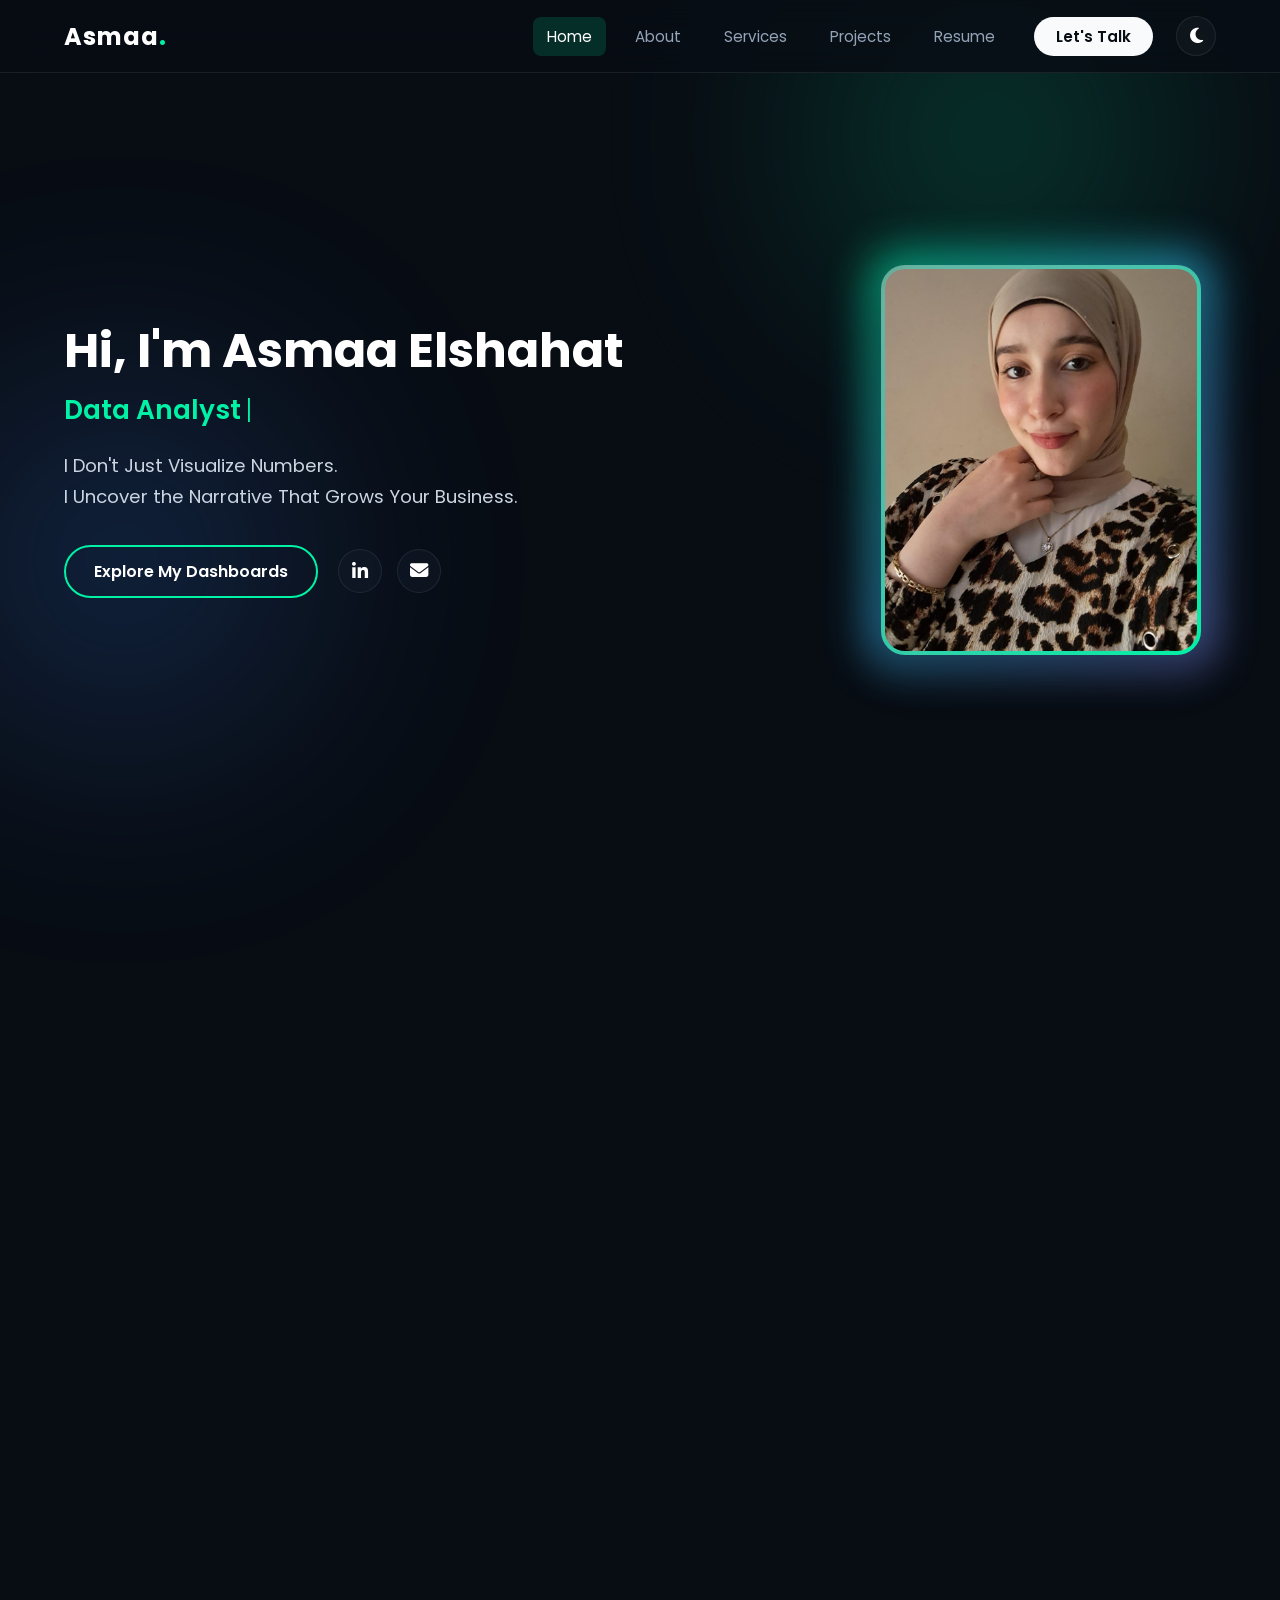
<file: index.html>
<!DOCTYPE html>
<html lang="en">
<head>
    <meta charset="UTF-8">
    <meta name="viewport" content="width=device-width, initial-scale=1.0">
    <title>Asmaa Elshahat | Data Analyst</title>
    <!-- خطوط جوجل -->
    <link href="https://fonts.googleapis.com/css2?family=Poppins:wght@300;400;500;600;700&display=swap" rel="stylesheet">
    <!-- الأيقونات -->
    <link rel="stylesheet" href="https://cdnjs.cloudflare.com/ajax/libs/font-awesome/6.4.0/css/all.min.css">
    <!-- مكتبة أنيميشن التمرير AOS -->
    <link rel="stylesheet" href="https://unpkg.com/aos@next/dist/aos.css" />
    <link rel="stylesheet" href="style.css">
</head>
<body>

    <!-- نقاط توهج خلفية لإضفاء بهجة وحيوية -->
    <div class="ambient-glow glow-1"></div>
    <div class="ambient-glow glow-2"></div>

    <!-- شريط التنقل العلوي -->
    <header class="navbar">
        <div class="nav-brand">Asmaa<span>.</span></div>
        <nav class="nav-links">
            <a href="#home" class="nav-link active">Home</a>
            <a href="#about" class="nav-link">About</a>
            <a href="#services" class="nav-link">Services</a>
            <a href="#projects" class="nav-link">Projects</a>
            <a href="#resume" class="nav-link">Resume</a>
            <!-- زرار Let's Talk -->
            <a href="#contact" class="lets-talk-btn">Let's Talk</a>
            <!-- زرار تبديل الوضع الليلي / النهاري -->
            <button id="theme-toggle" class="theme-toggle" aria-label="Toggle Theme">
                <i class="fas fa-moon" id="theme-icon"></i>
            </button>
        </nav>
    </header>

    <!-- 1. سكشن الواجهة (Home) بدون بوكس -->
    <section id="home" class="hero-section">
        <div class="hero-container">
            <div class="hero-content" data-aos="fade-right">
                <h1>Hi, I'm Asmaa Elshahat</h1>
                <h2><span id="typed-text"></span><span class="type-cursor">|</span></h2>
                <p>
                    I Don't Just Visualize Numbers.<br>
                    I Uncover the Narrative That Grows Your Business.
                </p>
                <!-- الأزرار ولينكد إن والإيميل -->
                <div class="hero-actions">
                    <a href="#projects" class="explore-btn">Explore My Dashboards</a>
                    <div class="social-icons-small">
                        <a href="https://www.linkedin.com/in/asmaa-elshahat-497501361" target="_blank" title="LinkedIn"><i class="fab fa-linkedin-in"></i></a>
                        <a href="mailto:asmaaelshahat024@gmail.com" title="Email"><i class="fas fa-envelope"></i></a>
                    </div>
                </div>
            </div>
            <div class="hero-image" data-aos="fade-left">
                <!-- حاوية الصورة مع وميض نيون مشع -->
                <div class="hero-img-glow-wrapper">
                    <div class="image-pulse-glow"></div>
                    <div class="hero-img-inner">
                        <img src="photo.jpg.jpeg" alt="Asmaa Elshahat">
                    </div>
                </div>
            </div>
        </div>
    </section>

    <!-- 2. سكشن من أنا (About) - كرت جلاس زجاجي -->
    <section id="about" class="story-section">
        <div class="story-container glass-card" data-aos="fade-up">
            <h2 class="section-title">My Journey</h2>
            <p class="story-text">
                As a business undergraduate at Alexandria University, I realized early on that raw numbers without context are just noise. My journey into data analytics is driven by a deep passion for translating complex datasets into strategic, actionable decisions. I don't just write code or build dashboards; I bridge the gap between technical data and business growth. Through rigorous hands-on projects—from building dynamic Power BI dashboards to executing advanced SQL queries and Python scripts—I have developed a robust analytical mindset that focuses on solving real-world business challenges.
            </p>
        </div>
    </section>

    <!-- 3. سكشن الخدمات (Services) - كروت جلاس زجاجية -->
    <section id="services" class="services-section">
        <h2 class="section-title" data-aos="fade-up">My Data-Driven Approach</h2>
        <div class="cards-container">
            <div class="card glass-card" data-aos="fade-up" data-aos-delay="100">
                <i class="fas fa-database"></i>
                <h3>1. Collect & Clean</h3>
                <p>Gathering comprehensive datasets and transforming raw, messy data into structured formats.</p>
            </div>
            <div class="card glass-card" data-aos="fade-up" data-aos-delay="200">
                <i class="fas fa-chart-line"></i>
                <h3>2. Analyze & Discover</h3>
                <p>Executing advanced queries and statistical analysis to uncover key business metrics and trends.</p>
            </div>
            <div class="card glass-card" data-aos="fade-up" data-aos-delay="300">
                <i class="fas fa-chart-pie"></i>
                <h3>3. Visualize & Present</h3>
                <p>Creating clear, interactive dashboards that translate complex findings into compelling stories.</p>
            </div>
        </div>
    </section>

    <!-- 4. سكشن المشاريع الاحترافي (Grid جلاس عريض) -->
    <section id="projects" class="projects-section">
        <h2 class="section-title" data-aos="fade-up">Real-World Projects</h2>
        <div class="projects-wrapper">
            
            <!-- المشروع الأول: الإكسيل -->
            <div class="project-row glass-card" data-aos="fade-up">
                <div class="project-img-box">
                    <img src="Screenshot 2026-08-13 173542.png" alt="Superstore Excel Dashboard">
                </div>
                <div class="project-details">
                    <span class="project-tag">Advanced Analytics • Case Study</span>
                    <h3>Superstore Sales & Profit Analysis</h3>
                    <p class="project-desc">A deep-dive business case study analyzing sales revenue, tracking core KPIs, and evaluating regional performance.</p>
                    <div class="tech-tags">
                        <span>Advanced Excel</span>
                        <span>Power Query</span>
                        <span>Power Pivot</span>
                    </div>
                    <ul class="project-highlights">
                        <li><i class="fas fa-check-circle"></i> $2.29M Total Sales Tracked</li>
                        <li><i class="fas fa-check-circle"></i> Comprehensive Profitability Analysis</li>
                        <li><i class="fas fa-check-circle"></i> Regional Performance Optimization</li>
                    </ul>
                    <a href="superstore.html" class="cert-btn">View Case Study <i class="fa-solid fa-arrow-right"></i></a>
                </div>
            </div>

            <!-- المشروع الثاني: باور بي آي -->
            <div class="project-row glass-card" data-aos="fade-up">
                <div class="project-img-box">
                    <img src="Screenshot 2026-08-29 004332.png" alt="Central Superstore Power BI Dashboard">
                </div>
                <div class="project-details">
                    <span class="project-tag">Power BI • DAX • Interactive</span>
                    <h3>Central Superstore BI Dashboard</h3>
                    <p class="project-desc">An interactive multi-page dashboard delivering real-time performance insights and dynamic segment filtering.</p>
                    <div class="tech-tags">
                        <span>Power BI</span>
                        <span>Power Query</span>
                        <span>DAX</span>
                    </div>
                    <ul class="project-highlights">
                        <li><i class="fas fa-check-circle"></i> 501.24K Total Sales & 39.71K Profit</li>
                        <li><i class="fas fa-check-circle"></i> Advanced DAX Measures & Modeling</li>
                        <li><i class="fas fa-check-circle"></i> Dark-Themed Executive View</li>
                    </ul>
                    <a href="powerbi.html" class="cert-btn">View Case Study <i class="fa-solid fa-arrow-right"></i></a>
                </div>
            </div>

        </div>
    </section>

    <!-- 5. سكشن التعليم والشهادات والمهارات (Resume) - جلاس -->
    <section id="resume" class="resume-section">
        <div class="resume-container">
            
            <!-- العمود الأول: التعليم والشهادات -->
            <div class="resume-col glass-card" data-aos="fade-right">
                <h2 class="section-title" style="text-align: left; font-size: 1.8rem; margin-bottom: 25px;">Education & Certifications</h2>
                
                <!-- الجامعة -->
                <div class="resume-item">
                    <div class="icon-box"><i class="fas fa-graduation-cap"></i></div>
                    <div class="item-details">
                        <h3>Bachelor of Business</h3>
                        <p>Alexandria University</p>
                    </div>
                </div>

                <!-- منحة DEPI -->
                <div class="resume-item">
                    <div class="icon-box"><i class="fas fa-laptop-code"></i></div>
                    <div class="item-details" style="width: 100%;">
                        <h3>Digital Egypt Pioneers Initiative (DEPI)</h3>
                        <p>Junior Data Analyst Track - MCIT</p>
                        <div class="progress-container">
                            <div class="progress-text">
                                <span>Status: In Progress...</span>
                                <span>45%</span>
                            </div>
                            <div class="progress-bg">
                                <div class="progress-bar" style="width: 45%;"></div>
                            </div>
                        </div>
                    </div>
                </div>
                
                <!-- الشهادات -->
                <div class="resume-item">
                    <div class="icon-box"><i class="fas fa-certificate"></i></div>
                    <div class="item-details">
                        <h3>IBM Data Fundamentals</h3>
                        <a href="ibm.cert.pdf" target="_blank" class="cert-btn">View Certificate <i class="fas fa-external-link-alt"></i></a>
                    </div>
                </div>
                <div class="resume-item">
                    <div class="icon-box"><i class="fab fa-python"></i></div>
                    <div class="item-details">
                        <h3>Python Fundamentals</h3>
                        <a href="python1.cert.pdf" target="_blank" class="cert-btn">View Certificate <i class="fas fa-external-link-alt"></i></a>
                    </div>
                </div>
                <div class="resume-item">
                    <div class="icon-box"><i class="fas fa-award"></i></div>
                    <div class="item-details">
                        <h3>Microsoft Office Specialist (MOS)</h3>
                        <a href="MOS.cert.pdf" target="_blank" class="cert-btn">View Certificate <i class="fas fa-external-link-alt"></i></a>
                    </div>
                </div>
                <div class="resume-item">
                    <div class="icon-box"><i class="fas fa-robot"></i></div>
                    <div class="item-details">
                        <h3>AI for You</h3>
                        <a href="ai.cert.pdf" target="_blank" class="cert-btn">View Certificate <i class="fas fa-external-link-alt"></i></a>
                    </div>
                </div>
            </div>
            
            <!-- العمود الثاني: المهارات -->
            <div class="resume-col glass-card" data-aos="fade-left">
                <h2 class="section-title" style="text-align: left; font-size: 1.8rem; margin-bottom: 25px;">Skills & Expertise</h2>
                <div class="skill-category-title">Technical Skills</div>
                <div class="skills-list" style="margin-bottom: 25px;">
                    <span>Power BI</span>
                    <span>SQL</span>
                    <span>Python</span>
                    <span>Tableau</span>
                    <span>Advanced Excel</span>
                    <span>PowerPoint</span>
                    <span>Looker</span>
                </div>
                <div class="skill-category-title">Personal & Business Skills</div>
                <div class="skills-list">
                    <span>Business Acumen</span>
                    <span>Data Storytelling</span>
                    <span>Problem Solving</span>
                    <span>Communication</span>
                    <span>Time Management</span>
                </div>
            </div>
            
        </div>
    </section>

    <!-- 6. سكشن التواصل (Contact) -->
    <section id="contact" class="contact-section">
        <div class="contact-container glass-card" data-aos="zoom-in">
            <h2 class="section-title">Let's Work Together</h2>
            <p class="story-text">Ready to turn your data into your biggest asset? Feel free to reach out!</p>
            <div class="contact-buttons">
                <a href="mailto:asmaaelshahat024@gmail.com" class="btn">Send an Email</a>
                <a href="https://wa.me/201010930621" class="btn btn-outline" target="_blank">WhatsApp Me</a>
            </div>
        </div>
    </section>

    <!-- مكتبة AOS -->
    <script src="https://unpkg.com/aos@next/dist/aos.js"></script>
    <script>
        // تشغيل أنيميشن التمرير
        AOS.init({
            duration: 800,
            easing: 'ease-out-cubic',
            once: false,
            offset: 80
        });

        // تأثير المسمى الوظيفي
        const titles = ["Data Analyst", "Business Intelligence Specialist", "Data Storyteller"];
        let titleIndex = 0;
        let charIndex = 0;
        let isDeleting = false;
        const typedElement = document.getElementById("typed-text");

        function typeEffect() {
            const currentTitle = titles[titleIndex];
            if (isDeleting) {
                typedElement.textContent = currentTitle.substring(0, charIndex - 1);
                charIndex--;
            } else {
                typedElement.textContent = currentTitle.substring(0, charIndex + 1);
                charIndex++;
            }

            let typeSpeed = isDeleting ? 40 : 80;

            if (!isDeleting && charIndex === currentTitle.length) {
                typeSpeed = 1800;
                isDeleting = true;
            } else if (isDeleting && charIndex === 0) {
                isDeleting = false;
                titleIndex = (titleIndex + 1) % titles.length;
                typeSpeed = 400;
            }

            setTimeout(typeEffect, typeSpeed);
        }
        document.addEventListener("DOMContentLoaded", typeEffect);

        // وضع ليلي / نهاري (Theme Toggle)
        const themeToggleBtn = document.getElementById('theme-toggle');
        const themeIcon = document.getElementById('theme-icon');

        // قراءة الاختيار السابق إن وجد
        if (localStorage.getItem('theme') === 'light') {
            document.body.classList.add('light-theme');
            themeIcon.classList.remove('fa-moon');
            themeIcon.classList.add('fa-sun');
        }

        themeToggleBtn.addEventListener('click', () => {
            document.body.classList.toggle('light-theme');
            const isLight = document.body.classList.contains('light-theme');
            
            if (isLight) {
                themeIcon.classList.remove('fa-moon');
                themeIcon.classList.add('fa-sun');
                localStorage.setItem('theme', 'light');
            } else {
                themeIcon.classList.remove('fa-sun');
                themeIcon.classList.add('fa-moon');
                localStorage.setItem('theme', 'dark');
            }
        });

        // مراقبة الروابط لتحديث السكشن النشط
        const sections = document.querySelectorAll("section");
        const navLinks = document.querySelectorAll(".nav-link");
        const observer = new IntersectionObserver((entries) => {
            entries.forEach(entry => {
                if (entry.isIntersecting) {
                    const id = entry.target.getAttribute("id");
                    navLinks.forEach(link => {
                        link.classList.remove("active");
                        if (link.getAttribute("href") === `#${id}`) {
                            link.classList.add("active");
                        }
                    });
                }
            });
        }, { root: null, rootMargin: "0px", threshold: 0.3 });
        sections.forEach(section => { observer.observe(section); });
    </script>
</body>
</html>
</file>
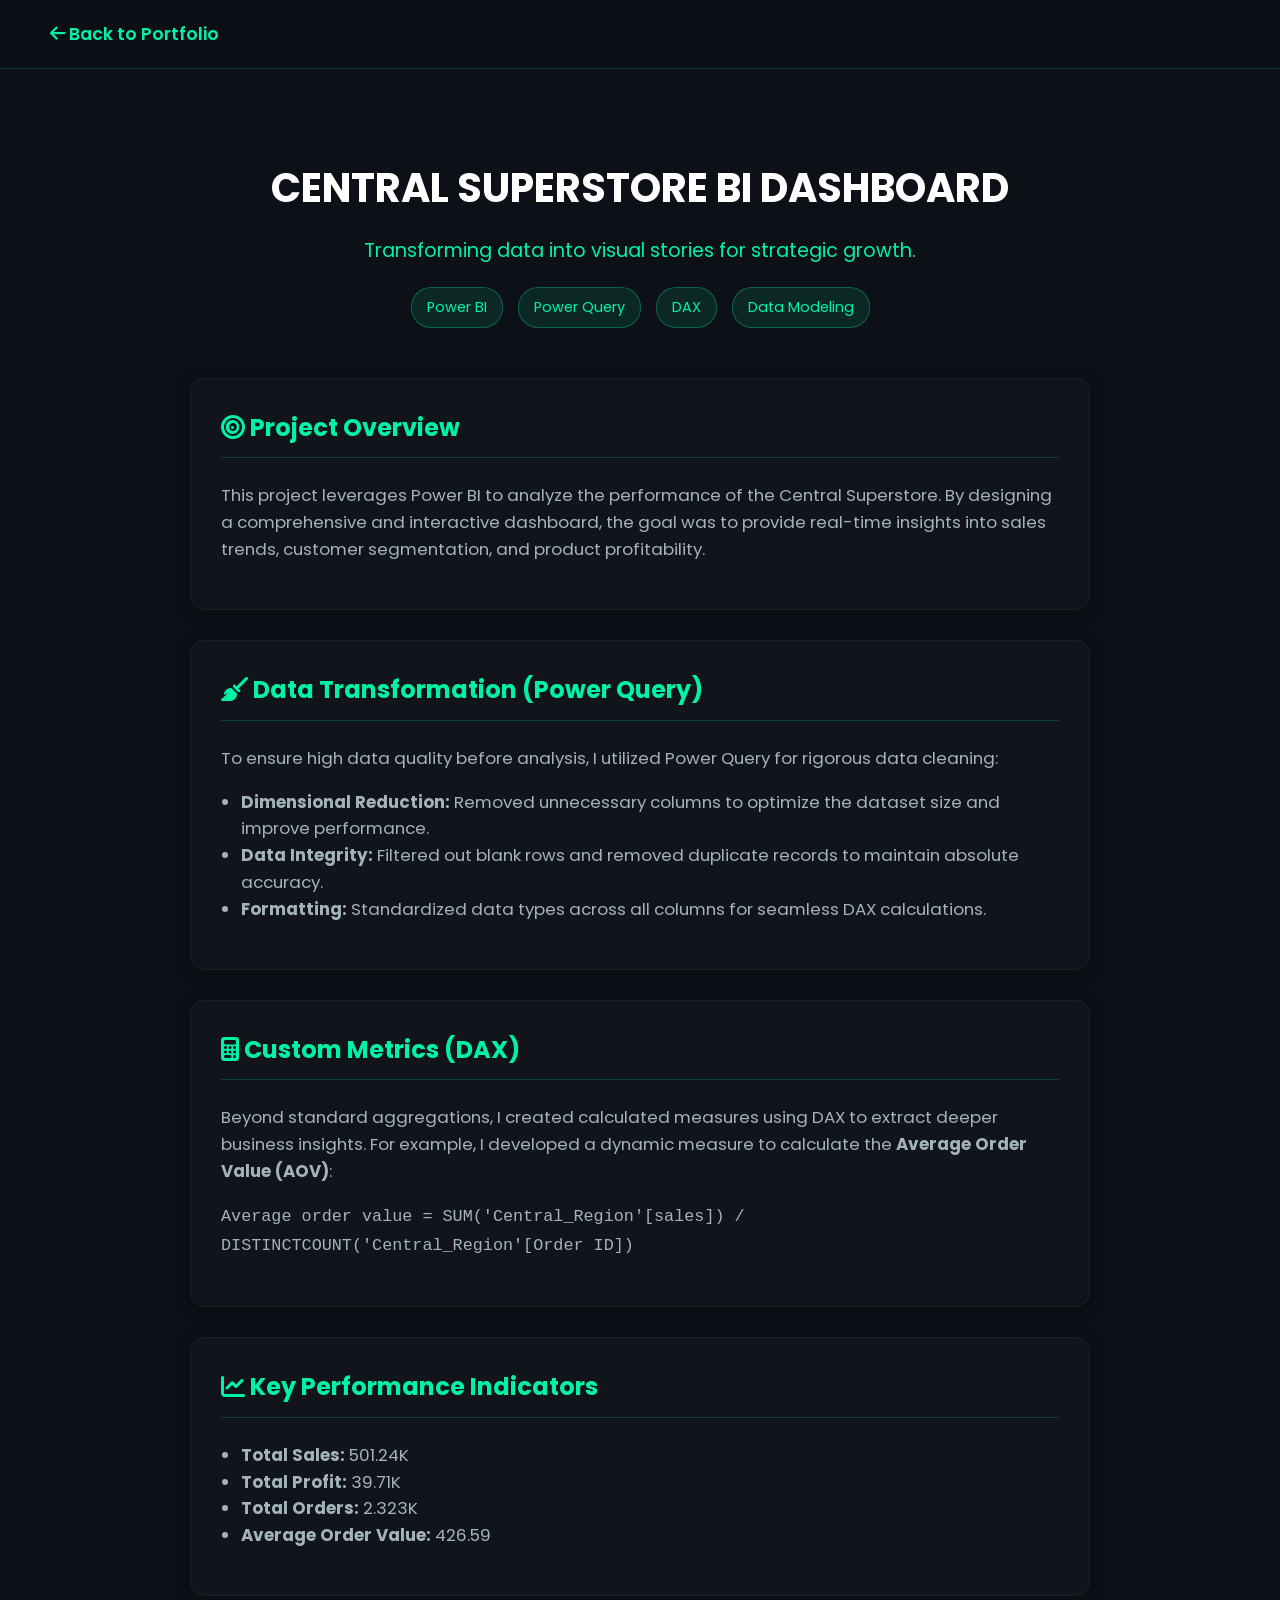
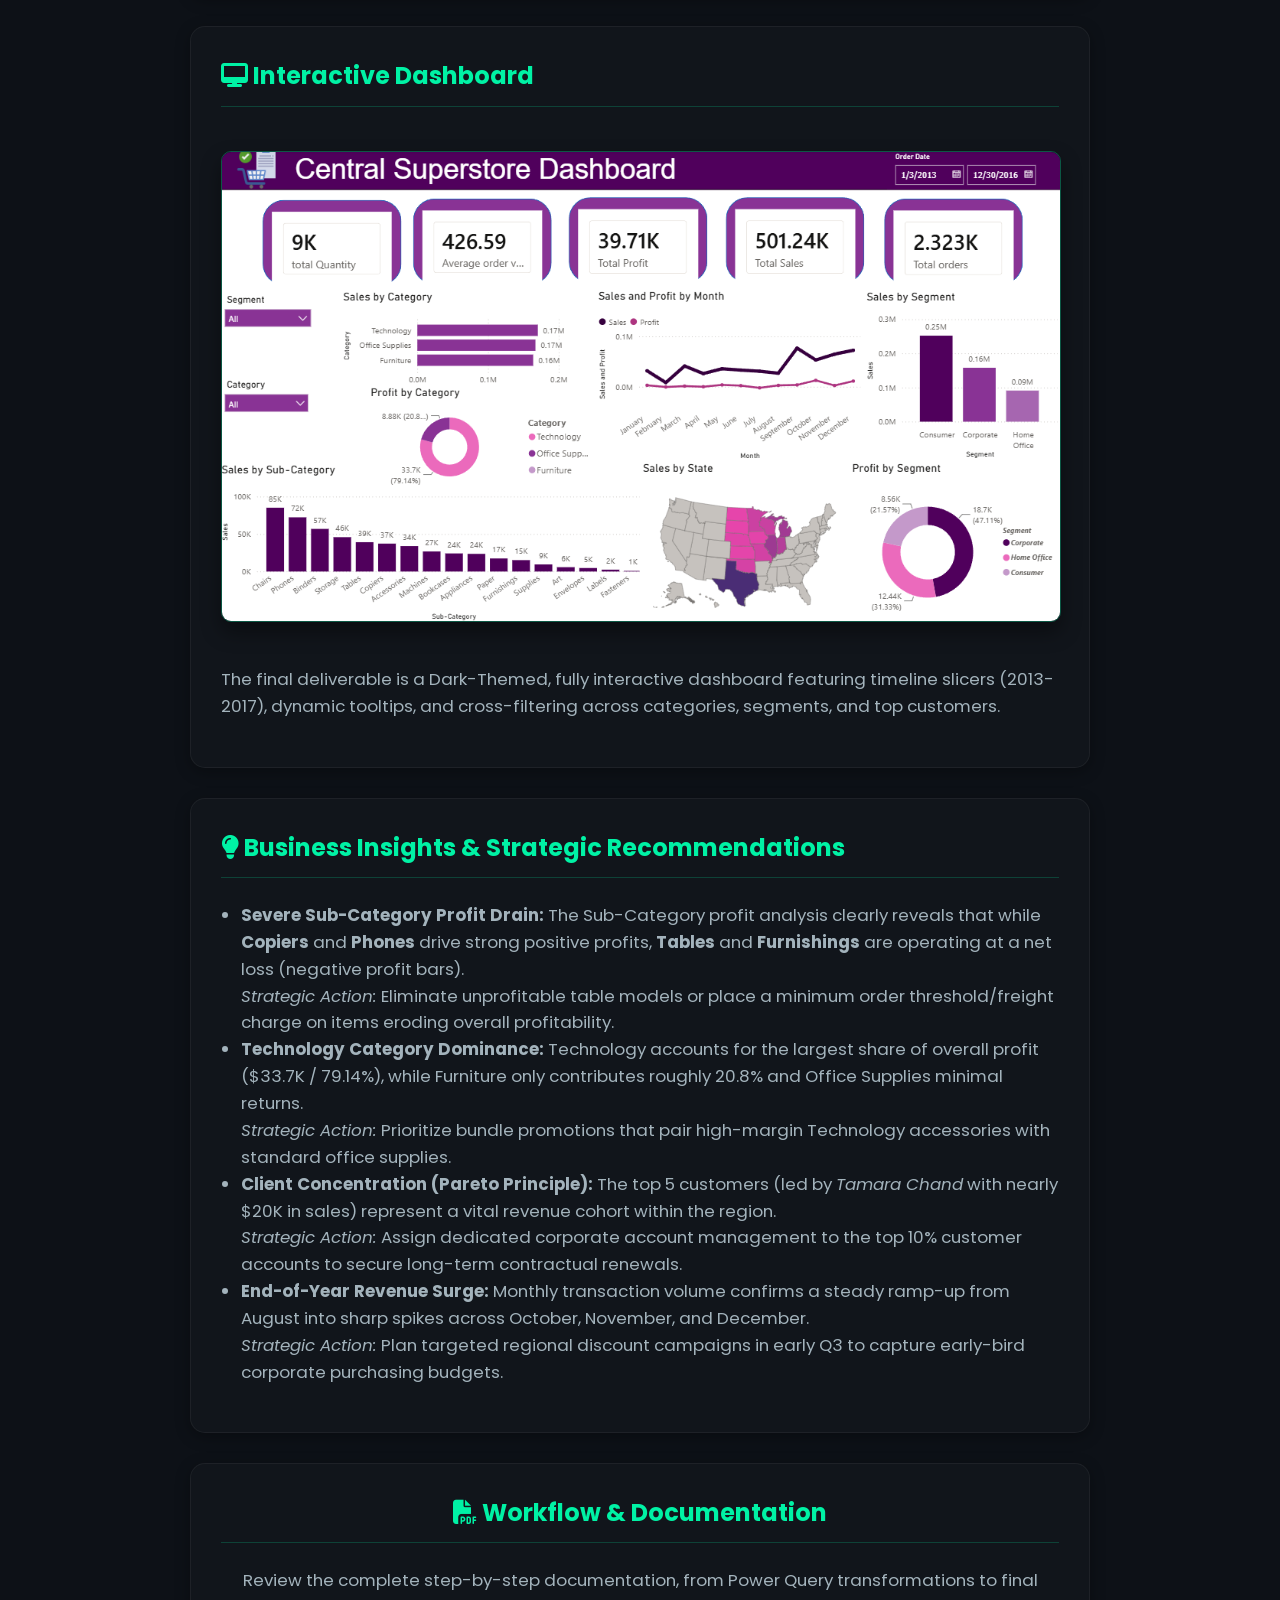
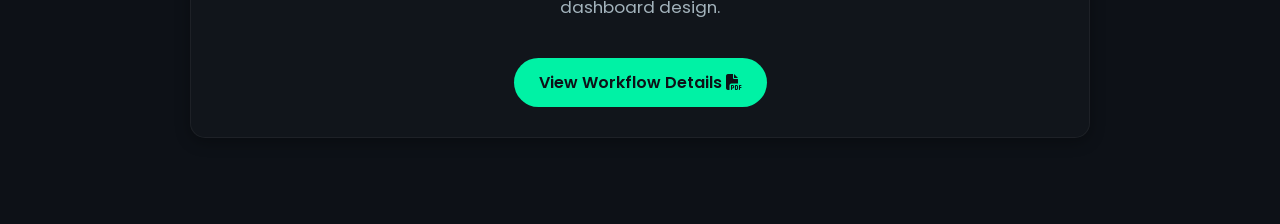
<file: powerbi.html>
<!DOCTYPE html>
<html lang="en">
<head>
    <meta charset="UTF-8">
    <meta name="viewport" content="width=device-width, initial-scale=1.0">
    <title>Power BI Case Study | Asmaa Elshahat</title>
    <link href="https://fonts.googleapis.com/css2?family=Poppins:wght@300;400;500;600;700&display=swap" rel="stylesheet">
    <link rel="stylesheet" href="https://cdnjs.cloudflare.com/ajax/libs/font-awesome/6.4.0/css/all.min.css">
    <style>
        body {
            font-family: 'Poppins', sans-serif;
            background-color: #0d1117;
            color: #c9d1d9;
            margin: 0;
            padding: 0;
            line-height: 1.6;
        }
        .case-nav {
            background: rgba(13, 17, 23, 0.9);
            padding: 20px 50px;
            border-bottom: 1px solid rgba(0, 242, 165, 0.2);
            position: sticky;
            top: 0;
            z-index: 100;
            backdrop-filter: blur(10px);
        }
        .case-nav a {
            color: #00f2a5;
            text-decoration: none;
            font-weight: 600;
            font-size: 1.1rem;
            transition: 0.3s;
        }
        .case-nav a:hover {
            color: #fff;
        }
        .case-container {
            max-width: 900px;
            margin: 40px auto;
            padding: 20px;
        }
        .case-header {
            text-align: center;
            margin-bottom: 50px;
        }
        .case-header h1 {
            color: #fff;
            font-size: 2.5rem;
            margin-bottom: 10px;
        }
        .case-header h2 {
            color: #00f2a5;
            font-size: 1.2rem;
            font-weight: 400;
            margin-bottom: 20px;
        }
        .tech-tags {
            display: flex;
            justify-content: center;
            gap: 15px;
            flex-wrap: wrap;
        }
        .tech-tags span {
            background: rgba(0, 242, 165, 0.1);
            color: #00f2a5;
            padding: 8px 15px;
            border-radius: 20px;
            font-size: 0.9rem;
            border: 1px solid rgba(0, 242, 165, 0.3);
        }
        .case-section {
            background: rgba(255, 255, 255, 0.02);
            border: 1px solid rgba(255, 255, 255, 0.05);
            padding: 30px;
            border-radius: 15px;
            margin-bottom: 30px;
            box-shadow: 0 4px 15px rgba(0,0,0,0.3);
        }
        .case-section h3 {
            color: #00f2a5;
            border-bottom: 1px solid rgba(0, 242, 165, 0.2);
            padding-bottom: 10px;
            margin-top: 0;
            font-size: 1.5rem;
        }
        .case-section p, .case-section li {
            font-size: 1.05rem;
            color: #a3b3bc;
        }
        .case-section ul {
            padding-left: 20px;
        }
        .dashboard-img {
            width: 100%;
            border-radius: 10px;
            border: 1px solid rgba(0, 242, 165, 0.3);
            margin: 20px 0;
            box-shadow: 0 10px 20px rgba(0,0,0,0.4);
        }
        .download-btn {
            display: inline-block;
            background: #00f2a5;
            color: #0d1117;
            padding: 12px 25px;
            border-radius: 25px;
            text-decoration: none;
            font-weight: 600;
            margin-top: 20px;
            transition: 0.3s;
        }
        .download-btn:hover {
            background: #fff;
            box-shadow: 0 0 15px rgba(0, 242, 165, 0.5);
        }
    </style>
</head>
<body>

    <div class="case-nav">
        <a href="index.html#projects"><i class="fa-solid fa-arrow-left"></i> Back to Portfolio</a>
    </div>

    <div class="case-container">
        
        <div class="case-header">
            <h1>CENTRAL SUPERSTORE BI DASHBOARD</h1>
            <h2>Transforming data into visual stories for strategic growth.</h2>
            <div class="tech-tags">
                <span>Power BI</span>
                <span>Power Query</span>
                <span>DAX</span>
                <span>Data Modeling</span>
            </div>
        </div>

        <div class="case-section">
            <h3><i class="fa-solid fa-bullseye"></i> Project Overview</h3>
            <p>This project leverages Power BI to analyze the performance of the Central Superstore. By designing a comprehensive and interactive dashboard, the goal was to provide real-time insights into sales trends, customer segmentation, and product profitability.</p>
        </div>

        <div class="case-section">
            <h3><i class="fa-solid fa-broom"></i> Data Transformation (Power Query)</h3>
            <p>To ensure high data quality before analysis, I utilized Power Query for rigorous data cleaning:</p>
            <ul>
                <li><strong>Dimensional Reduction:</strong> Removed unnecessary columns to optimize the dataset size and improve performance.</li>
                <li><strong>Data Integrity:</strong> Filtered out blank rows and removed duplicate records to maintain absolute accuracy.</li>
                <li><strong>Formatting:</strong> Standardized data types across all columns for seamless DAX calculations.</li>
            </ul>
        </div>

        <div class="case-section">
            <h3><i class="fa-solid fa-calculator"></i> Custom Metrics (DAX)</h3>
            <p>Beyond standard aggregations, I created calculated measures using DAX to extract deeper business insights. For example, I developed a dynamic measure to calculate the <strong>Average Order Value (AOV)</strong>:</p>
            <p><code>Average order value = SUM('Central_Region'[sales]) / DISTINCTCOUNT('Central_Region'[Order ID])</code></p>
        </div>

        <div class="case-section">
            <h3><i class="fa-solid fa-chart-line"></i> Key Performance Indicators</h3>
            <ul>
                <li><strong>Total Sales:</strong> 501.24K</li>
                <li><strong>Total Profit:</strong> 39.71K</li>
                <li><strong>Total Orders:</strong> 2.323K</li>
                <li><strong>Average Order Value:</strong> 426.59</li>
            </ul>
        </div>

        <div class="case-section">
            <h3><i class="fa-solid fa-desktop"></i> Interactive Dashboard</h3>
            <img src="Screenshot 2026-08-29 004332.png" alt="Power BI Dashboard" class="dashboard-img">
            <p>The final deliverable is a Dark-Themed, fully interactive dashboard featuring timeline slicers (2013-2017), dynamic tooltips, and cross-filtering across categories, segments, and top customers.</p>
        </div>
<!-- Insights & Recommendations -->
        <div class="case-section">
            <h3><i class="fa-solid fa-lightbulb"></i> Business Insights & Strategic Recommendations</h3>
            <ul>
                <li>
                    <strong>Severe Sub-Category Profit Drain:</strong> 
                    The Sub-Category profit analysis clearly reveals that while <strong>Copiers</strong> and <strong>Phones</strong> drive strong positive profits, <strong>Tables</strong> and <strong>Furnishings</strong> are operating at a net loss (negative profit bars).
                    <br><em>Strategic Action:</em> Eliminate unprofitable table models or place a minimum order threshold/freight charge on items eroding overall profitability.
                </li>
                <li>
                    <strong>Technology Category Dominance:</strong> 
                    Technology accounts for the largest share of overall profit ($33.7K / 79.14%), while Furniture only contributes roughly 20.8% and Office Supplies minimal returns.
                    <br><em>Strategic Action:</em> Prioritize bundle promotions that pair high-margin Technology accessories with standard office supplies.
                </li>
                <li>
                    <strong>Client Concentration (Pareto Principle):</strong> 
                    The top 5 customers (led by <em>Tamara Chand</em> with nearly $20K in sales) represent a vital revenue cohort within the region.
                    <br><em>Strategic Action:</em> Assign dedicated corporate account management to the top 10% customer accounts to secure long-term contractual renewals.
                </li>
                <li>
                    <strong>End-of-Year Revenue Surge:</strong> 
                    Monthly transaction volume confirms a steady ramp-up from August into sharp spikes across October, November, and December.
                    <br><em>Strategic Action:</em> Plan targeted regional discount campaigns in early Q3 to capture early-bird corporate purchasing budgets.
                </li>
            </ul>
        </div>
        <div class="case-section" style="text-align: center;">
            <h3><i class="fa-solid fa-file-pdf"></i> Workflow & Documentation</h3>
            <p>Review the complete step-by-step documentation, from Power Query transformations to final dashboard design.</p>
            <!-- الزرار ده مربوط بملف الـ PDF بتاع الباور بي آي -->
            <a href="PowerBI.pdf" target="_blank" class="download-btn">View Workflow Details <i class="fa-solid fa-file-pdf"></i></a>
        </div>

    </div>

</body>
</html>
</file>
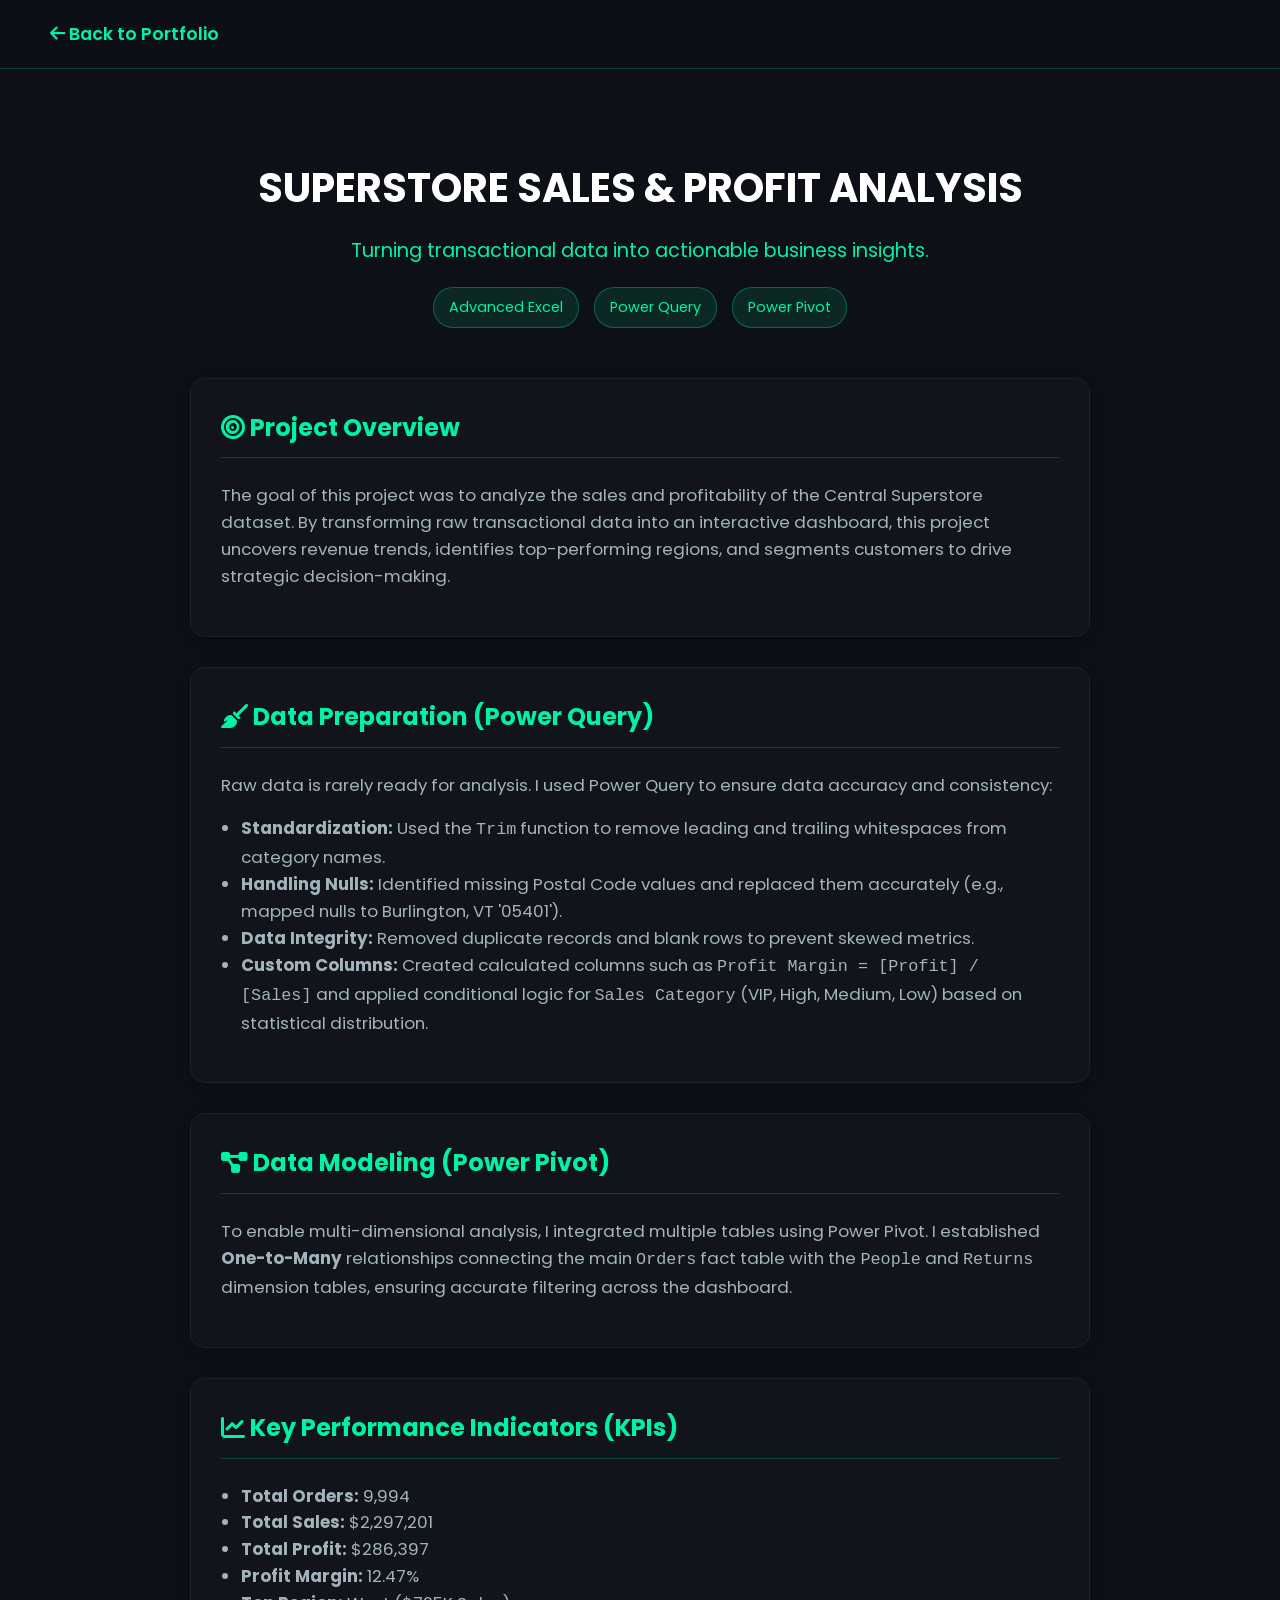
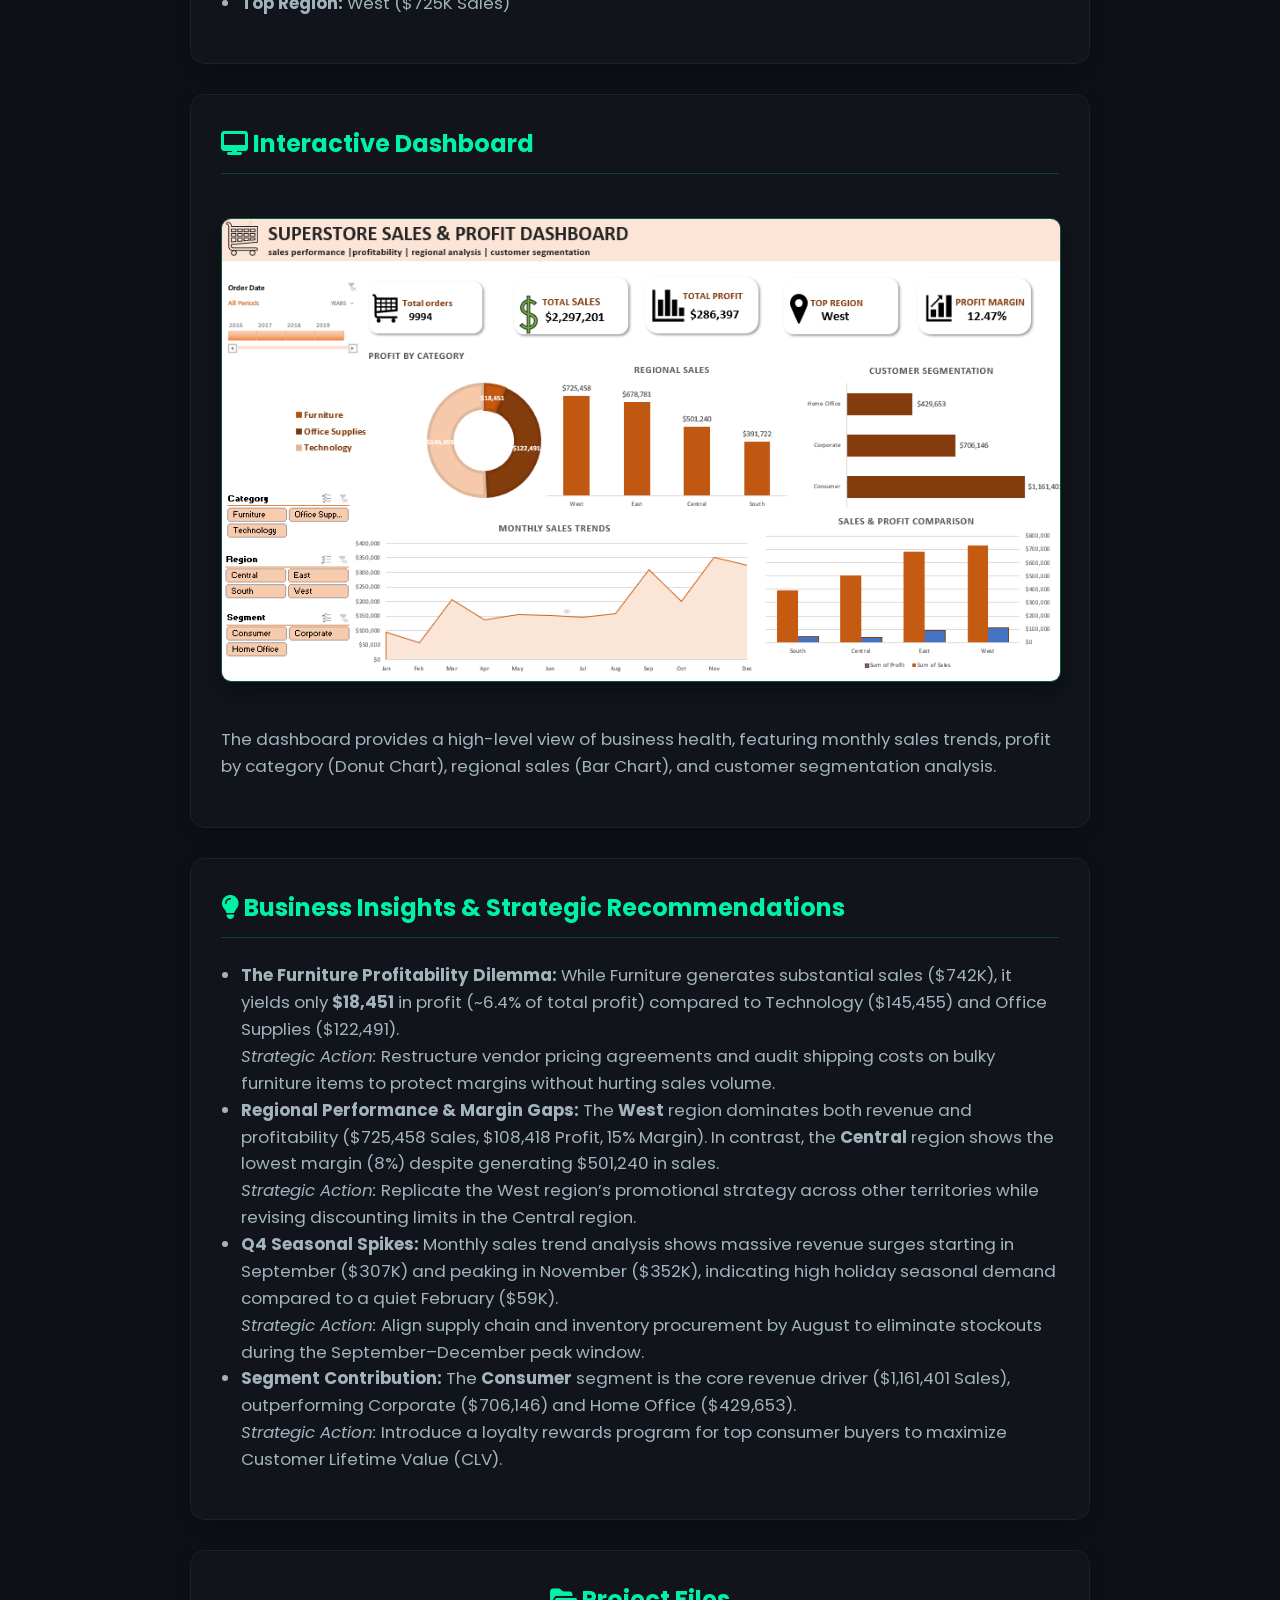
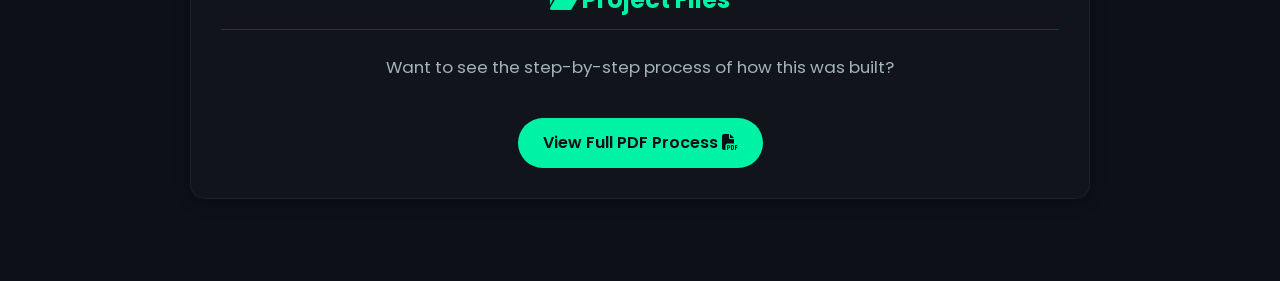
<file: superstore.html>
<!DOCTYPE html>
<html lang="en">
<head>
    <meta charset="UTF-8">
    <meta name="viewport" content="width=device-width, initial-scale=1.0">
    <title>Superstore Case Study | Asmaa Elshahat</title>
    <link href="https://fonts.googleapis.com/css2?family=Poppins:wght@300;400;500;600;700&display=swap" rel="stylesheet">
    <link rel="stylesheet" href="https://cdnjs.cloudflare.com/ajax/libs/font-awesome/6.4.0/css/all.min.css">
    <style>
        /* إعدادات الصفحة الأساسية متوافقة مع الثيم بتاعك */
        body {
            font-family: 'Poppins', sans-serif;
            background-color: #0d1117; /* لون الخلفية الغامق */
            color: #c9d1d9;
            margin: 0;
            padding: 0;
            line-height: 1.6;
        }
        
        /* شريط علوي بسيط للرجوع */
        .case-nav {
            background: rgba(13, 17, 23, 0.9);
            padding: 20px 50px;
            border-bottom: 1px solid rgba(0, 242, 165, 0.2);
            position: sticky;
            top: 0;
            z-index: 100;
            backdrop-filter: blur(10px);
        }
        .case-nav a {
            color: #00f2a5;
            text-decoration: none;
            font-weight: 600;
            font-size: 1.1rem;
            transition: 0.3s;
        }
        .case-nav a:hover {
            color: #fff;
        }

        /* حاوية المحتوى */
        .case-container {
            max-width: 900px;
            margin: 40px auto;
            padding: 20px;
        }

        /* عنوان المشروع */
        .case-header {
            text-align: center;
            margin-bottom: 50px;
        }
        .case-header h1 {
            color: #fff;
            font-size: 2.5rem;
            margin-bottom: 10px;
        }
        .case-header h2 {
            color: #00f2a5;
            font-size: 1.2rem;
            font-weight: 400;
            margin-bottom: 20px;
        }
        .tech-tags {
            display: flex;
            justify-content: center;
            gap: 15px;
            flex-wrap: wrap;
        }
        .tech-tags span {
            background: rgba(0, 242, 165, 0.1);
            color: #00f2a5;
            padding: 8px 15px;
            border-radius: 20px;
            font-size: 0.9rem;
            border: 1px solid rgba(0, 242, 165, 0.3);
        }

        /* أقسام الشرح */
        .case-section {
            background: rgba(255, 255, 255, 0.02);
            border: 1px solid rgba(255, 255, 255, 0.05);
            padding: 30px;
            border-radius: 15px;
            margin-bottom: 30px;
            box-shadow: 0 4px 15px rgba(0,0,0,0.3);
        }
        .case-section h3 {
            color: #00f2a5;
            border-bottom: 1px solid rgba(0, 242, 165, 0.2);
            padding-bottom: 10px;
            margin-top: 0;
            font-size: 1.5rem;
        }
        .case-section p, .case-section li {
            font-size: 1.05rem;
            color: #a3b3bc;
        }
        .case-section ul {
            padding-left: 20px;
        }
        
        /* الصورة */
        .dashboard-img {
            width: 100%;
            border-radius: 10px;
            border: 1px solid rgba(0, 242, 165, 0.3);
            margin: 20px 0;
            box-shadow: 0 10px 20px rgba(0,0,0,0.4);
        }

        /* زرار تحميل الملف */
        .download-btn {
            display: inline-block;
            background: #00f2a5;
            color: #0d1117;
            padding: 12px 25px;
            border-radius: 25px;
            text-decoration: none;
            font-weight: 600;
            margin-top: 20px;
            transition: 0.3s;
        }
        .download-btn:hover {
            background: #fff;
            box-shadow: 0 0 15px rgba(0, 242, 165, 0.5);
        }
    </style>
</head>
<body>

    <div class="case-nav">
        <a href="index.html#projects"><i class="fa-solid fa-arrow-left"></i> Back to Portfolio</a>
    </div>

    <div class="case-container">
        
        <!-- Header -->
        <div class="case-header">
            <h1>SUPERSTORE SALES & PROFIT ANALYSIS</h1>
            <h2>Turning transactional data into actionable business insights.</h2>
            <div class="tech-tags">
                <span>Advanced Excel</span>
                <span>Power Query</span>
                <span>Power Pivot</span>
            </div>
        </div>

        <!-- 1. Overview -->
        <div class="case-section">
            <h3><i class="fa-solid fa-bullseye"></i> Project Overview</h3>
            <p>The goal of this project was to analyze the sales and profitability of the Central Superstore dataset. By transforming raw transactional data into an interactive dashboard, this project uncovers revenue trends, identifies top-performing regions, and segments customers to drive strategic decision-making.</p>
        </div>

        <!-- 2. Data Preparation -->
        <div class="case-section">
            <h3><i class="fa-solid fa-broom"></i> Data Preparation (Power Query)</h3>
            <p>Raw data is rarely ready for analysis. I used Power Query to ensure data accuracy and consistency:</p>
            <ul>
                <li><strong>Standardization:</strong> Used the <code>Trim</code> function to remove leading and trailing whitespaces from category names.</li>
                <li><strong>Handling Nulls:</strong> Identified missing Postal Code values and replaced them accurately (e.g., mapped nulls to Burlington, VT '05401').</li>
                <li><strong>Data Integrity:</strong> Removed duplicate records and blank rows to prevent skewed metrics.</li>
                <li><strong>Custom Columns:</strong> Created calculated columns such as <code>Profit Margin = [Profit] / [Sales]</code> and applied conditional logic for <code>Sales Category</code> (VIP, High, Medium, Low) based on statistical distribution.</li>
            </ul>
        </div>

        <!-- 3. Data Modeling -->
        <div class="case-section">
            <h3><i class="fa-solid fa-project-diagram"></i> Data Modeling (Power Pivot)</h3>
            <p>To enable multi-dimensional analysis, I integrated multiple tables using Power Pivot. I established <strong>One-to-Many</strong> relationships connecting the main <code>Orders</code> fact table with the <code>People</code> and <code>Returns</code> dimension tables, ensuring accurate filtering across the dashboard.</p>
        </div>

        <!-- 4. Key Performance Indicators -->
        <div class="case-section">
            <h3><i class="fa-solid fa-chart-line"></i> Key Performance Indicators (KPIs)</h3>
            <ul>
                <li><strong>Total Orders:</strong> 9,994</li>
                <li><strong>Total Sales:</strong> $2,297,201</li>
                <li><strong>Total Profit:</strong> $286,397</li>
                <li><strong>Profit Margin:</strong> 12.47%</li>
                <li><strong>Top Region:</strong> West ($725K Sales)</li>
            </ul>
        </div>

        <!-- 5. Dashboard -->
        <div class="case-section">
            <h3><i class="fa-solid fa-desktop"></i> Interactive Dashboard</h3>
            <img src="Screenshot 2026-08-13 173542.png" alt="Superstore Dashboard" class="dashboard-img">
            <p>The dashboard provides a high-level view of business health, featuring monthly sales trends, profit by category (Donut Chart), regional sales (Bar Chart), and customer segmentation analysis.</p>
        </div>
<!-- 6. Insights & Recommendations -->
        <div class="case-section">
            <h3><i class="fa-solid fa-lightbulb"></i> Business Insights & Strategic Recommendations</h3>
            <ul>
                <li>
                    <strong>The Furniture Profitability Dilemma:</strong> 
                    While Furniture generates substantial sales ($742K), it yields only <strong>$18,451</strong> in profit (~6.4% of total profit) compared to Technology ($145,455) and Office Supplies ($122,491).
                    <br><em>Strategic Action:</em> Restructure vendor pricing agreements and audit shipping costs on bulky furniture items to protect margins without hurting sales volume.
                </li>
                <li>
                    <strong>Regional Performance & Margin Gaps:</strong> 
                    The <strong>West</strong> region dominates both revenue and profitability ($725,458 Sales, $108,418 Profit, 15% Margin). In contrast, the <strong>Central</strong> region shows the lowest margin (8%) despite generating $501,240 in sales.
                    <br><em>Strategic Action:</em> Replicate the West region’s promotional strategy across other territories while revising discounting limits in the Central region.
                </li>
                <li>
                    <strong>Q4 Seasonal Spikes:</strong> 
                    Monthly sales trend analysis shows massive revenue surges starting in September ($307K) and peaking in November ($352K), indicating high holiday seasonal demand compared to a quiet February ($59K).
                    <br><em>Strategic Action:</em> Align supply chain and inventory procurement by August to eliminate stockouts during the September–December peak window.
                </li>
                <li>
                    <strong>Segment Contribution:</strong> 
                    The <strong>Consumer</strong> segment is the core revenue driver ($1,161,401 Sales), outperforming Corporate ($706,146) and Home Office ($429,653).
                    <br><em>Strategic Action:</em> Introduce a loyalty rewards program for top consumer buyers to maximize Customer Lifetime Value (CLV).
                </li>
            </ul>
        </div>

        <!-- 7. Project Files -->
        <div class="case-section" style="text-align: center;">
            <h3><i class="fa-solid fa-folder-open"></i> Project Files</h3>
            <p>Want to see the step-by-step process of how this was built?</p>
            <a href="mini project 1.pdf" target="_blank" class="download-btn">View Full PDF Process <i class="fa-solid fa-file-pdf"></i></a>
        </div>

    </div>

</body>
</html>
</file>
<file: style.css>
* {
    margin: 0;
    padding: 0;
    box-sizing: border-box;
    font-family: 'Poppins', sans-serif;
    scroll-behavior: smooth;
    transition: background-color 0.4s ease, color 0.4s ease, border-color 0.4s ease;
}

html, body {
    overflow-x: hidden !important;
    max-width: 100vw !important;
    width: 100%;
}

/* =========================================
   متغيرات الألوان: الوضع الداكن (الافتراضي)
   ========================================= */
:root {
    --bg-color: #080d14;
    --text-primary: #ffffff;
    --text-secondary: #94a3b8;
    --text-muted: #cbd5e1;
    --accent: #00f2a5;
    --accent-glow: rgba(0, 242, 165, 0.4);
    
    /* تأثيرات الزجاج الداكن Glassmorphism */
    --glass-bg: rgba(19, 27, 41, 0.55);
    --glass-border: rgba(255, 255, 255, 0.08);
    --glass-shadow: 0 15px 35px rgba(0, 0, 0, 0.35);
    --item-bg: rgba(255, 255, 255, 0.03);
    
    --navbar-bg: rgba(8, 13, 20, 0.85);
    --btn-talk-bg: #f8fafc;
    --btn-talk-text: #080d14;
}

/* =========================================
   متغيرات الألوان: الوضع الفاتح (Light Theme)
   ========================================= */
body.light-theme {
    --bg-color: #f1f5f9;
    --text-primary: #0f172a;
    --text-secondary: #475569;
    --text-muted: #334155;
    --accent: #059669;
    --accent-glow: rgba(5, 150, 105, 0.3);
    
    /* تأثيرات الزجاج الفاتح Glassmorphism */
    --glass-bg: rgba(255, 255, 255, 0.65);
    --glass-border: rgba(0, 0, 0, 0.06);
    --glass-shadow: 0 15px 35px rgba(0, 0, 0, 0.06);
    --item-bg: rgba(0, 0, 0, 0.03);
    
    --navbar-bg: rgba(241, 245, 249, 0.88);
    --btn-talk-bg: #0f172a;
    --btn-talk-text: #ffffff;
}

body {
    background-color: var(--bg-color);
    color: var(--text-primary);
    overflow-x: hidden;
    position: relative;
}

/* نقاط توهج خلفية لإضفاء بهجة وحيوية */
.ambient-glow {
    position: fixed;
    border-radius: 50%;
    filter: blur(120px);
    z-index: -1;
    pointer-events: none;
    opacity: 0.35;
    transition: opacity 0.5s ease;
}

.glow-1 {
    top: -10%;
    right: 5%;
    width: 450px;
    height: 450px;
    background: radial-gradient(circle, var(--accent) 0%, transparent 70%);
}

.glow-2 {
    bottom: 10%;
    left: -10%;
    width: 500px;
    height: 500px;
    background: radial-gradient(circle, #3b82f6 0%, transparent 70%);
}

/* Glassmorphism كلاس الزجاج المشترك */
.glass-card {
    background: var(--glass-bg) !important;
    backdrop-filter: blur(16px);
    -webkit-backdrop-filter: blur(16px);
    border: 1px solid var(--glass-border) !important;
    box-shadow: var(--glass-shadow);
}

/* Navbar */
.navbar {
    position: fixed;
    top: 0;
    left: 0;
    width: 100%;
    display: flex;
    justify-content: space-between;
    align-items: center;
    padding: 16px 5%;
    background: var(--navbar-bg);
    backdrop-filter: blur(16px);
    -webkit-backdrop-filter: blur(16px);
    z-index: 1000;
    border-bottom: 1px solid var(--glass-border);
}

.nav-brand {
    font-size: 1.5rem;
    font-weight: 700;
    color: var(--text-primary);
    letter-spacing: 1px;
}

.nav-brand span {
    color: var(--accent);
}

.nav-links {
    display: flex;
    gap: 15px;
    align-items: center;
}

.nav-links a:not(.lets-talk-btn) {
    text-decoration: none;
    color: var(--text-secondary);
    font-size: 0.95rem;
    transition: all 0.3s ease;
    padding: 8px 14px;
    border-radius: 8px;
}

.nav-links a:not(.lets-talk-btn):hover,
.nav-links a.active {
    color: var(--text-primary);
    background: rgba(0, 242, 165, 0.15);
}

/* زرار تبديل الوضع (شمس / قمر) */
.theme-toggle {
    background: var(--item-bg);
    border: 1px solid var(--glass-border);
    color: var(--text-primary);
    width: 40px;
    height: 40px;
    border-radius: 50%;
    cursor: pointer;
    display: flex;
    align-items: center;
    justify-content: center;
    font-size: 1.1rem;
    margin-left: 8px;
    transition: all 0.3s ease;
}

.theme-toggle:hover {
    color: var(--accent);
    transform: rotate(20deg) scale(1.08);
    border-color: var(--accent);
}

/* زرار Let's Talk */
.lets-talk-btn {
    background-color: var(--btn-talk-bg); 
    color: var(--btn-talk-text); 
    padding: 8px 22px;
    border-radius: 25px; 
    font-weight: 600;
    text-decoration: none;
    font-size: 0.95rem;
    margin-left: 10px;
    transition: all 0.3s ease;
}

.lets-talk-btn:hover {
    transform: translateY(-2px);
    box-shadow: 0 4px 15px var(--accent-glow);
}

/* Global Sections */
section {
    width: 100%;
    min-height: 100vh;
    padding: 100px 5% 60px 5%;
    display: flex;
    flex-direction: column;
    justify-content: center;
    box-sizing: border-box;
}

.section-title {
    font-size: 2.3rem;
    margin-bottom: 30px;
    color: var(--text-primary);
    font-weight: 700;
    text-align: center;
    letter-spacing: 0.5px;
}

/* 1. Home Section (بدون بوكس مع وميض الصورة) */
.hero-section {
    flex-direction: row;
    align-items: center;
    min-height: 100vh;
    padding-top: 80px;
}

.hero-container {
    display: flex;
    align-items: center;
    justify-content: space-between;
    width: 100%;
    max-width: 1250px;
    margin: 0 auto;
    gap: 50px;
}

.hero-content {
    flex: 1.2;
    background: transparent;
    border: none;
    box-shadow: none;
    padding: 0;
    display: flex;
    flex-direction: column;
}

.hero-content h1 {
    font-size: 3rem; 
    font-weight: 700;
    margin-bottom: 10px;
    line-height: 1.2;
    color: var(--text-primary);
}

.hero-content h2 {
    font-size: 1.65rem;
    font-weight: 600;
    color: var(--accent);
    margin-bottom: 20px;
    display: flex;
    align-items: center;
    min-height: 38px;
}

.type-cursor {
    color: var(--accent);
    animation: blink 0.8s infinite;
    margin-left: 4px;
    font-weight: 300;
}

@keyframes blink {
    0%, 100% { opacity: 1; }
    50% { opacity: 0; }
}

.hero-content p {
    font-size: 1.15rem;
    color: var(--text-muted);
    line-height: 1.7;
    margin-bottom: 32px;
}

.hero-actions {
    display: flex;
    align-items: center;
    gap: 20px;
}

.explore-btn {
    background-color: transparent;
    color: var(--text-primary);
    border: 2px solid var(--accent);
    padding: 12px 28px;
    border-radius: 30px;
    font-size: 1rem;
    font-weight: 600;
    text-decoration: none;
    transition: all 0.3s ease;
}

.explore-btn:hover {
    background-color: var(--accent);
    color: #080d14;
    box-shadow: 0 0 25px var(--accent-glow);
    transform: translateY(-2px); 
}

.social-icons-small {
    display: flex;
    gap: 15px;
}

.social-icons-small a {
    display: flex;
    align-items: center;
    justify-content: center;
    width: 44px;
    height: 44px;
    background: var(--glass-bg);
    border: 1px solid var(--glass-border);
    border-radius: 50%;
    color: var(--text-primary);
    font-size: 1.15rem;
    transition: 0.3s ease;
    text-decoration: none;
}

.social-icons-small a:hover {
    background: var(--accent);
    color: #080d14;
    border-color: var(--accent);
    transform: translateY(-4px);
    box-shadow: 0 6px 18px var(--accent-glow);
}

/* =========================================
   أنيميشن وميض وتوهج الصورة النيون + حركة الطفو المستمرة
   ========================================= */
.hero-image {
    flex: 0 0 350px;
    display: flex;
    justify-content: center;
    position: relative;
}

/* حركة الطفو المستمرة لأعلى وأسفل دون أن تتعارض مع دخلة AOS */
.hero-img-glow-wrapper {
    position: relative;
    width: 320px;
    height: 390px;
    display: flex;
    align-items: center;
    justify-content: center;
    animation: floatImage 4s ease-in-out infinite alternate;
}

@keyframes floatImage {
    0% {
        transform: translateY(0px);
    }
    100% {
        transform: translateY(-14px);
    }
}

/* طبقة الوميض النيون المتوهجة والنابضة خلف الصورة */
.image-pulse-glow {
    position: absolute;
    inset: -12px;
    border-radius: 28px;
    background: linear-gradient(135deg, var(--accent), #38bdf8, #818cf8);
    filter: blur(22px);
    opacity: 0.65;
    z-index: 1;
    animation: neonPulse 3.5s ease-in-out infinite alternate;
}

@keyframes neonPulse {
    0% {
        opacity: 0.45;
        transform: scale(0.97);
        filter: blur(18px);
    }
    100% {
        opacity: 0.85;
        transform: scale(1.03);
        filter: blur(28px);
    }
}

.hero-img-inner {
    position: relative;
    z-index: 2;
    width: 100%;
    height: 100%;
    border-radius: 24px;
    padding: 4px;
    background: linear-gradient(135deg, rgba(255, 255, 255, 0.4), var(--accent));
    box-shadow: 0 20px 40px rgba(0, 0, 0, 0.35);
}

.hero-img-inner img {
    width: 100%;
    height: 100%;
    object-fit: cover;
    border-radius: 20px;
    display: block;
}

/* 2. About Section */
.story-container {
    max-width: 1050px;
    width: 100%;
    margin: 0 auto;
    padding: 50px 45px;
    border-radius: 24px;
    text-align: center;
}

.story-text {
    color: var(--text-muted);
    font-size: 1.15rem;
    line-height: 1.9;
}

/* 3. Services Section */
.cards-container {
    display: flex;
    gap: 25px;
    max-width: 1350px;
    width: 100%;
    margin: 0 auto;
    justify-content: center;
}

.card {
    flex: 1;
    padding: 38px 26px;
    border-radius: 22px;
    text-align: center;
    transition: all 0.35s cubic-bezier(0.4, 0, 0.2, 1);
}

.card:hover {
    transform: translateY(-8px);
    border-color: var(--accent) !important;
    box-shadow: 0 18px 35px var(--accent-glow);
}

.card i {
    font-size: 2.4rem;
    color: var(--accent);
    margin-bottom: 16px;
}

.card h3 {
    font-size: 1.3rem;
    margin-bottom: 12px;
    color: var(--text-primary);
}

.card p {
    color: var(--text-secondary);
    font-size: 0.95rem;
    line-height: 1.6;
}

/* 4. Projects Section (Grid زجاجي عريض) */
.projects-wrapper {
    display: grid;
    grid-template-columns: repeat(2, 1fr);
    gap: 32px;
    max-width: 1350px;
    width: 100%;
    margin: 0 auto;
}

.project-row {
    display: flex;
    flex-direction: column;
    border-radius: 24px;
    overflow: hidden;
    transition: all 0.4s cubic-bezier(0.4, 0, 0.2, 1);
    height: 100%;
    width: 100%;
}

.project-row:hover {
    border-color: var(--accent) !important;
    box-shadow: 0 20px 45px var(--accent-glow);
    transform: translateY(-6px);
}

.project-img-box {
    width: 100%;
    height: 300px;
    overflow: hidden;
    background: rgba(0, 0, 0, 0.2);
}

.project-img-box img {
    width: 100%;
    height: 100%;
    object-fit: cover;
    object-position: top center;
    transition: transform 0.5s ease;
}

.project-row:hover .project-img-box img {
    transform: scale(1.05);
}

.project-details {
    padding: 30px;
    display: flex;
    flex-direction: column;
    flex: 1;
}

.project-tag {
    color: var(--accent);
    font-size: 0.82rem;
    font-weight: 700;
    text-transform: uppercase;
    letter-spacing: 1px;
    margin-bottom: 8px;
}

.project-details h3 {
    color: var(--text-primary);
    font-size: 1.45rem;
    margin-bottom: 12px;
}

.project-desc {
    color: var(--text-secondary);
    font-size: 0.95rem;
    line-height: 1.6;
    margin-bottom: 18px;
}

.tech-tags {
    display: flex;
    flex-wrap: wrap;
    gap: 8px;
    margin-bottom: 20px;
}

.tech-tags span {
    background: rgba(0, 242, 165, 0.12);
    color: var(--accent);
    padding: 5px 14px;
    border-radius: 20px;
    font-size: 0.8rem;
    border: 1px solid rgba(0, 242, 165, 0.25);
    font-weight: 500;
}

.project-highlights {
    list-style: none;
    padding: 0;
    margin-bottom: 25px;
    flex-grow: 1;
}

.project-highlights li {
    color: var(--text-muted);
    font-size: 0.92rem;
    margin-bottom: 10px;
    display: flex;
    align-items: center;
    gap: 10px;
}

.project-highlights li i {
    color: var(--accent);
    font-size: 0.85rem;
}

/* 5. Resume Section */
.resume-container {
    display: flex;
    gap: 30px;
    max-width: 1350px;
    margin: 0 auto;
    width: 100%;
}

.resume-col {
    flex: 1;
    padding: 35px;
    border-radius: 24px;
}

.resume-item {
    display: flex;
    align-items: flex-start;
    margin-bottom: 18px;
    background: var(--item-bg);
    padding: 16px;
    border-radius: 14px;
    border: 1px solid var(--glass-border);
    transition: 0.3s ease;
}

.resume-item:hover {
    border-color: var(--accent);
    transform: translateX(4px);
}

.icon-box {
    width: 44px;
    height: 44px;
    background: rgba(0, 242, 165, 0.12);
    color: var(--accent);
    border-radius: 50%;
    display: flex;
    align-items: center;
    justify-content: center;
    font-size: 1.15rem;
    margin-right: 15px;
    flex-shrink: 0;
}

.item-details h3 {
    color: var(--text-primary);
    font-size: 1.05rem;
    margin-bottom: 4px;
}

.item-details p {
    color: var(--text-secondary);
    line-height: 1.5;
    font-size: 0.9rem;
}

.progress-container {
    margin-top: 10px;
    width: 100%;
}

.progress-text {
    display: flex;
    justify-content: space-between;
    font-size: 0.8rem;
    color: var(--text-secondary);
    margin-bottom: 5px;
    font-weight: 500;
}

.progress-bg {
    width: 100%;
    background-color: var(--item-bg);
    border-radius: 10px;
    height: 7px;
    overflow: hidden;
}

.progress-bar {
    background-color: var(--accent);
    height: 100%;
    border-radius: 10px;
    box-shadow: 0 0 12px var(--accent-glow);
}

.skill-category-title {
    font-size: 1.05rem;
    color: var(--accent);
    margin-bottom: 12px;
    font-weight: 600;
}

.cert-btn {
    display: inline-flex;
    align-items: center;
    gap: 6px;
    padding: 8px 16px;
    background: rgba(0, 242, 165, 0.12);
    color: var(--accent);
    font-size: 0.85rem;
    font-weight: 600;
    text-decoration: none;
    border: 1px solid rgba(0, 242, 165, 0.3);
    border-radius: 8px;
    transition: 0.3s;
    margin-top: 8px;
    align-self: flex-start;
}

.cert-btn:hover {
    background: var(--accent);
    color: #080d14;
}

.skills-list {
    display: flex;
    flex-wrap: wrap;
    gap: 10px;
}

.skills-list span {
    background: var(--item-bg);
    color: var(--text-muted);
    padding: 8px 16px;
    border-radius: 20px;
    font-size: 0.9rem;
    border: 1px solid var(--glass-border);
    transition: 0.3s;
}

.skills-list span:hover {
    background: rgba(0, 242, 165, 0.15);
    color: var(--accent);
    border-color: var(--accent);
    transform: translateY(-2px);
}

/* 6. Contact Section */
.contact-container {
    max-width: 800px;
    width: 100%;
    margin: 0 auto;
    text-align: center;
    padding: 55px;
    border-radius: 24px;
}

.contact-buttons {
    display: flex;
    justify-content: center;
    gap: 20px;
    margin-top: 30px;
}

.btn {
    padding: 12px 30px;
    background: var(--accent);
    color: #080d14;
    text-decoration: none;
    font-weight: 600;
    border-radius: 30px;
    transition: 0.3s;
    font-size: 1rem;
}

.btn:hover {
    background: var(--text-primary);
    color: var(--bg-color);
    transform: translateY(-3px);
    box-shadow: 0 6px 20px var(--accent-glow);
}

.btn-outline {
    background: transparent;
    color: var(--accent);
    border: 2px solid var(--accent);
}

.btn-outline:hover {
    background: var(--accent);
    color: #080d14;
}

/* =========================================
   تنسيق الموبايل والشاشات الصغيرة (Responsive)
   ========================================= */
@media (max-width: 900px) {
    .projects-wrapper {
        grid-template-columns: 1fr;
    }

    .resume-container, .cards-container, .hero-container {
        flex-direction: column;
    }

    /* شريط تنقل متناسق بلون الصفحة وثابت بدون مط للشاشة */
   .navbar {
        background: var(--glass-bg) !important;
        backdrop-filter: blur(16px) !important;
        -webkit-backdrop-filter: blur(16px) !important;
        border-bottom: 1px solid var(--glass-border) !important;
        box-shadow: 0 4px 20px rgba(0, 0, 0, 0.15) !important;
        flex-direction: column;
        gap: 10px;
        padding: 12px 4% !important;
        width: 100% !important;
        box-sizing: border-box !important;
    }
    .nav-links {
        display: flex;
        flex-wrap: wrap;
        justify-content: center;
        gap: 6px 8px !important;
        width: 100%;
    }

    .nav-links a:not(.lets-talk-btn) {
        font-size: 0.8rem !important;
        padding: 4px 8px !important;
    }

    .lets-talk-btn {
        padding: 5px 12px !important;
        font-size: 0.8rem !important;
        margin-left: 0 !important;
    }

    .theme-toggle {
        width: 32px !important;
        height: 32px !important;
        font-size: 0.85rem !important;
        margin-left: 0 !important;
    }

    /* مساحة أمان علوية لنزول الاسم تحت البار بالكامل */
    .hero-section {
        padding-top: 165px !important;
        width: 100% !important;
        box-sizing: border-box !important;
    }

    .hero-container {
        width: 100% !important;
        margin: 0 auto !important;
        display: flex;
        flex-direction: column;
        align-items: center !important;
        gap: 30px;
    }

    .hero-content {
        padding: 0;
        text-align: center; 
        max-width: 100%;
        margin-top: 0;
        display: flex;
        flex-direction: column;
        align-items: center !important;
    }

    .hero-content h1 {
        font-size: 2.2rem;
        line-height: 1.25;
    }

    .hero-content h2 {
        font-size: 1.25rem;
        justify-content: center;
    }

    .hero-actions {
        justify-content: center;
        flex-wrap: wrap;
    }

    .hero-image {
        width: 100%;
        max-width: 280px;
    }

    .hero-img-glow-wrapper {
        width: 260px;
        height: 330px;
    }

    .story-container, .card, .project-row, .resume-col, .contact-container {
        max-width: 100% !important;
        box-sizing: border-box !important;
    }
}
</file>
